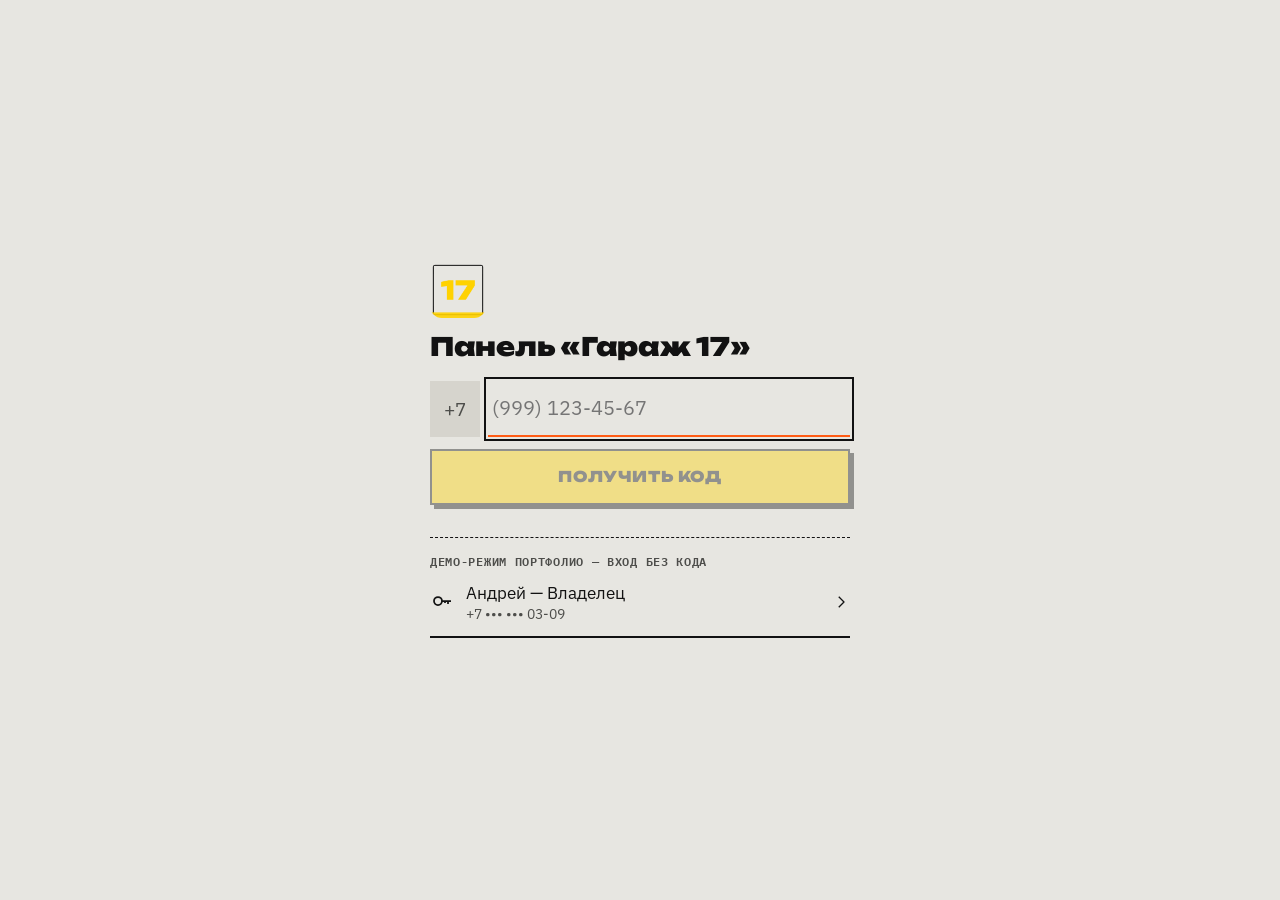
<file: garage17-autoservice/admin/index.html>
<!doctype html>
<html lang="ru" data-theme="signal">
  <head>
    <meta charset="UTF-8" />
    <meta name="viewport" content="width=device-width, initial-scale=1, viewport-fit=cover" />
    <meta name="mobile-web-app-capable" content="yes" />
    <meta name="apple-mobile-web-app-capable" content="yes" />
    <meta name="apple-mobile-web-app-status-bar-style" content="black-translucent" />
    <meta name="format-detection" content="telephone=no" />
    <title>Гараж 17 · Панель</title><meta name="description" content="Онлайн-запись в «Автосервис «Гараж 17»»"><meta name="theme-color" content="#E7E6E1"><meta name="apple-mobile-web-app-title" content="Гараж 17"><link rel="manifest" href="/garage17-autoservice/manifest/admin.webmanifest?v=mv2ydy9v"><link rel="icon" type="image/png" sizes="192x192" href="/garage17-autoservice/icons/admin/192.png?v=mv2ydy9v"><link rel="apple-touch-icon" sizes="180x180" href="/garage17-autoservice/icons/admin/180.png?v=mv2ydy9v">
    <script>window.__OKNO__=Object.assign({"slug":"garage17","theme":"SIGNAL","accent":"#FFD200","name":"Автосервис «Гараж 17»","shortName":"Гараж 17","niche":"AUTO","tz":"Asia/Yekaterinburg","demo":true},{app:(function(){var p=location.pathname.slice(21);return /^\/master(\/|$)/.test(p)?'master':/^\/admin(\/|$)/.test(p)?'admin':'client'})()})</script>
    <script type="module" crossorigin src="/garage17-autoservice/assets/index-DG1ZgBwk.js"></script>
    <link rel="stylesheet" crossorigin href="/garage17-autoservice/assets/index-D0xAatuv.css">
  </head>
  <body>
    <div id="root"></div>
    <noscript>Для записи нужен JavaScript. Позвоните в салон — запишем по телефону.</noscript>
  </body>
</html>
</file>
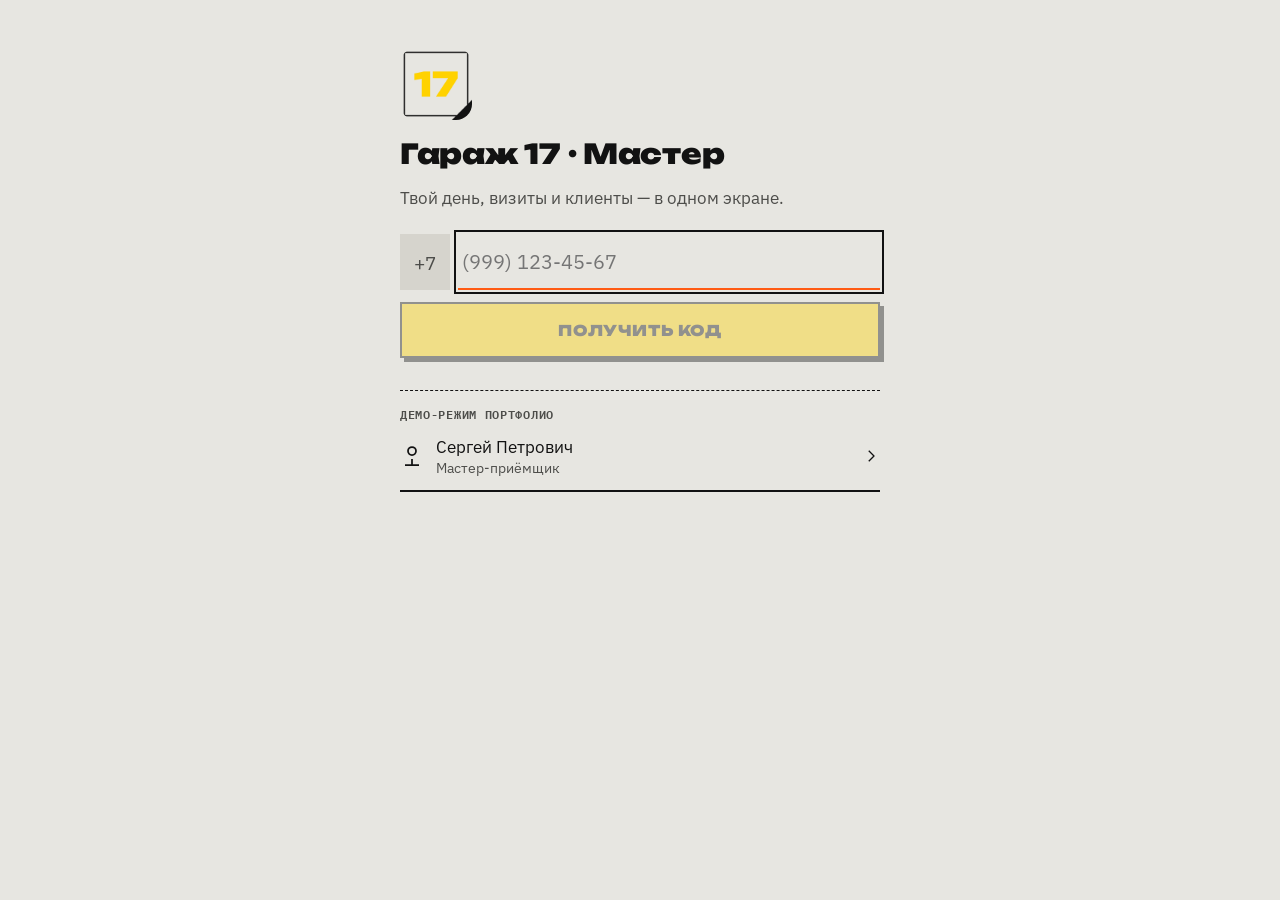
<file: garage17-autoservice/master/index.html>
<!doctype html>
<html lang="ru" data-theme="signal">
  <head>
    <meta charset="UTF-8" />
    <meta name="viewport" content="width=device-width, initial-scale=1, viewport-fit=cover" />
    <meta name="mobile-web-app-capable" content="yes" />
    <meta name="apple-mobile-web-app-capable" content="yes" />
    <meta name="apple-mobile-web-app-status-bar-style" content="black-translucent" />
    <meta name="format-detection" content="telephone=no" />
    <title>Гараж 17 · Мастер</title><meta name="description" content="Онлайн-запись в «Автосервис «Гараж 17»»"><meta name="theme-color" content="#E7E6E1"><meta name="apple-mobile-web-app-title" content="Гараж 17"><link rel="manifest" href="/garage17-autoservice/manifest/master.webmanifest?v=mv2ydy9v"><link rel="icon" type="image/png" sizes="192x192" href="/garage17-autoservice/icons/master/192.png?v=mv2ydy9v"><link rel="apple-touch-icon" sizes="180x180" href="/garage17-autoservice/icons/master/180.png?v=mv2ydy9v">
    <script>window.__OKNO__=Object.assign({"slug":"garage17","theme":"SIGNAL","accent":"#FFD200","name":"Автосервис «Гараж 17»","shortName":"Гараж 17","niche":"AUTO","tz":"Asia/Yekaterinburg","demo":true},{app:(function(){var p=location.pathname.slice(21);return /^\/master(\/|$)/.test(p)?'master':/^\/admin(\/|$)/.test(p)?'admin':'client'})()})</script>
    <script type="module" crossorigin src="/garage17-autoservice/assets/index-DG1ZgBwk.js"></script>
    <link rel="stylesheet" crossorigin href="/garage17-autoservice/assets/index-D0xAatuv.css">
  </head>
  <body>
    <div id="root"></div>
    <noscript>Для записи нужен JavaScript. Позвоните в салон — запишем по телефону.</noscript>
  </body>
</html>
</file>
<file: garage17-autoservice/assets/index-D0xAatuv.css>
:root{--k: 1;--gutter: 20px;--nav-h: 64px;--safe-top: env(safe-area-inset-top, 0px);--safe-bottom: env(safe-area-inset-bottom, 0px);--tap: 44px}@media(max-width:370px){:root{--k: .94}}@media(min-width:430px){:root{--k: 1.06}}[data-theme=masterskaya]{color-scheme:dark;--bg: #14110e;--surface: #1e1a16;--surface-2: #2a241e;--ink: #efe7da;--ink-2: #a89c8b;--ink-3: #6e6457;--rule: #3a3229;--accent: #c9a14a;--on-accent: #14110e;--mark: #d8573a;--ok: #7fb07a;--warn: #e0a84a;--alert: #e0573d;--grain: .06;--texture: .03;--radius-s: 2px;--radius-m: 4px;--radius-l: 8px;--radius-photo: 2px;--radius-button: 2px;--radius-chip: 2px;--radius-field: 0;--radius-sheet: 8px;--rule-w: 1px;--shadow-sheet: none;--font-display: "Alumni Sans", "Arial Narrow", sans-serif;--font-ui: "Golos Text", system-ui, sans-serif;--font-mono: "IBM Plex Mono", ui-monospace, monospace;--font-price: var(--font-mono);--font-label: var(--font-mono);--time-xl: 112px;--time-xl-w: 800;--time-xl-lh: .85;--time-xl-ls: -.02em;--time-xl-style: normal;--time-l: 56px;--time-l-w: 800;--time-l-style: normal;--time-m: 28px;--time-m-w: 700;--h1: 34px;--h1-w: 700;--h1-tt: uppercase;--h1-ls: .02em;--h1-style: normal;--h1-font: var(--font-display);--h2: 22px;--h2-w: 700;--h2-tt: uppercase;--h2-ls: .02em;--h2-style: normal;--h2-font: var(--font-display);--label: 11px;--label-w: 500;--label-tt: uppercase;--label-ls: .08em;--price: 18px;--price-w: 500;--caption-w: 500;--body-lh: 1.45;--spring-stiffness: 520;--spring-damping: 38;--spring-mass: 1.2;--dur: .26s;--ease: cubic-bezier(.2, .9, .1, 1);--cap: butt}[data-theme=zhurnal]{color-scheme:light;--bg: #f3eee7;--surface: #fbf8f3;--surface-2: #e8e1d7;--ink: #231d1a;--ink-2: #6b605a;--ink-3: #8e837b;--rule: #d9d0c4;--accent: #b4573a;--on-accent: #fbf8f3;--mark: #b4573a;--ok: #5e8c61;--warn: #c98a2e;--alert: #b83a3a;--grain: .03;--texture: .02;--radius-s: 0;--radius-m: 12px;--radius-l: 999px;--radius-photo: 999px;--radius-button: 999px;--radius-chip: 999px;--radius-field: 12px;--radius-sheet: 24px;--rule-w: 1px;--shadow-sheet: 0 -12px 40px rgba(35, 29, 26, .12);--font-display: "Cormorant Garamond", Georgia, serif;--font-ui: "Golos Text", system-ui, sans-serif;--font-mono: "Golos Text", system-ui, sans-serif;--font-price: "Cormorant Garamond", Georgia, serif;--font-label: "Golos Text", system-ui, sans-serif;--time-xl: 96px;--time-xl-w: 300;--time-xl-lh: .9;--time-xl-ls: -.01em;--time-xl-style: normal;--time-l: 52px;--time-l-w: 300;--time-l-style: italic;--time-m: 28px;--time-m-w: 400;--h1: 36px;--h1-w: 400;--h1-tt: none;--h1-ls: 0;--h1-style: normal;--h1-font: var(--font-display);--h2: 24px;--h2-w: 500;--h2-tt: none;--h2-ls: 0;--h2-style: italic;--h2-font: var(--font-display);--label: 12px;--label-w: 500;--label-tt: uppercase;--label-ls: .06em;--price: 18px;--price-w: 500;--caption-w: 400;--body-lh: 1.5;--spring-stiffness: 180;--spring-damping: 26;--spring-mass: 1;--dur: .44s;--ease: cubic-bezier(.25, .1, .25, 1);--cap: round}[data-theme=signal]{color-scheme:light;--bg: #e7e6e1;--surface: #f4f3ef;--surface-2: #d6d4cd;--ink: #121212;--ink-2: #4d4d4a;--ink-3: #6f6e69;--rule: #121212;--accent: #ffd200;--on-accent: #121212;--mark: #ff5b14;--ok: #1f9d55;--warn: #ff8a00;--alert: #e02424;--grain: .02;--texture: 0;--radius-s: 0;--radius-m: 0;--radius-l: 4px;--radius-photo: 0;--radius-button: 0;--radius-chip: 0;--radius-field: 0;--radius-sheet: 0;--rule-w: 2px;--shadow-sheet: none;--font-display: "Unbounded", "Arial Black", sans-serif;--font-ui: "IBM Plex Sans", system-ui, sans-serif;--font-mono: "IBM Plex Mono", ui-monospace, monospace;--font-price: var(--font-mono);--font-label: var(--font-mono);--time-xl: 72px;--time-xl-w: 900;--time-xl-lh: .9;--time-xl-ls: -.03em;--time-xl-style: normal;--time-l: 40px;--time-l-w: 900;--time-l-style: normal;--time-m: 22px;--time-m-w: 800;--h1: 26px;--h1-w: 800;--h1-tt: none;--h1-ls: -.01em;--h1-style: normal;--h1-font: var(--font-display);--h2: 18px;--h2-w: 800;--h2-tt: none;--h2-ls: 0;--h2-style: normal;--h2-font: var(--font-display);--label: 11px;--label-w: 600;--label-tt: uppercase;--label-ls: .06em;--price: 18px;--price-w: 600;--caption-w: 500;--body-lh: 1.45;--spring-stiffness: 700;--spring-damping: 45;--spring-mass: .8;--dur: .18s;--ease: cubic-bezier(.5, 0, 0, 1);--cap: butt}@media(prefers-color-scheme:dark){[data-theme=zhurnal]:not([data-scheme=light]){color-scheme:dark;--bg: #1c1714;--surface: #251f1b;--surface-2: #342b25;--ink: #efe6dc;--ink-2: #b3a597;--ink-3: #85786c;--rule: #3d342d;--accent: #d07a5c;--on-accent: #1c1714;--mark: #d07a5c;--shadow-sheet: 0 -12px 40px rgba(0, 0, 0, .5)}[data-theme=signal]:not([data-scheme=light]){color-scheme:dark;--bg: #161616;--surface: #202020;--surface-2: #2c2c2c;--ink: #f2f2ee;--ink-2: #b8b8b2;--ink-3: #8a8a85;--rule: #f2f2ee}}.dense{--time-xl: 56px;--time-l: 32px;--time-m: 18px;--h1: 24px;--h2: 16px;--gutter: 16px}*,*:before,*:after{box-sizing:border-box}html{-webkit-text-size-adjust:100%;text-size-adjust:100%;-webkit-tap-highlight-color:transparent}html,body{margin:0;background:var(--bg);color:var(--ink);font-family:var(--font-ui);font-size:calc(16px * var(--k));line-height:var(--body-lh);min-height:100%}html{overscroll-behavior-y:none}body{min-height:100dvh;font-feature-settings:"tnum" 0;-webkit-font-smoothing:antialiased}#root{min-height:100dvh}img{display:block;max-width:100%}button,input,textarea,select{font:inherit;color:inherit}button{background:none;border:0;padding:0;cursor:pointer;touch-action:manipulation}a{color:inherit}:focus{outline:none}:focus-visible{outline:2px solid var(--ink);outline-offset:2px}::selection{background:var(--accent);color:var(--on-accent)}.sr-only{position:absolute!important;width:1px;height:1px;overflow:hidden;clip:rect(0 0 0 0);white-space:nowrap}.num,.t-xl,.t-l,.t-m,.price{font-variant-numeric:tabular-nums;font-feature-settings:"tnum" 1}.t-xl{font-family:var(--font-display);font-size:min(calc(var(--time-xl) * var(--k)),30vw);font-weight:var(--time-xl-w);line-height:var(--time-xl-lh);letter-spacing:var(--time-xl-ls);font-style:var(--time-xl-style)}.t-l{font-family:var(--font-display);font-size:calc(var(--time-l) * var(--k));font-weight:var(--time-l-w);font-style:var(--time-l-style);line-height:.95}.t-m{font-family:var(--font-display);font-size:calc(var(--time-m) * var(--k));font-weight:var(--time-m-w);line-height:1}.h1{font-family:var(--h1-font);font-size:calc(var(--h1) * var(--k));font-weight:var(--h1-w);text-transform:var(--h1-tt);letter-spacing:var(--h1-ls);font-style:var(--h1-style);line-height:1.05;margin:0}.h2{font-family:var(--h2-font);font-size:calc(var(--h2) * var(--k));font-weight:var(--h2-w);text-transform:var(--h2-tt);letter-spacing:var(--h2-ls);font-style:var(--h2-style);line-height:1.1;margin:0}.label{font-family:var(--font-label);font-size:calc(var(--label) * var(--k));font-weight:var(--label-w);text-transform:var(--label-tt);letter-spacing:var(--label-ls);line-height:1.3;color:var(--ink-2)}.caption{font-size:calc(13px * var(--k));font-weight:var(--caption-w);color:var(--ink-2);line-height:1.35}.strong{font-weight:600}.price{font-family:var(--font-price);font-size:calc(var(--price) * var(--k));font-weight:var(--price-w);white-space:nowrap}.muted{color:var(--ink-2)}.faint{color:var(--ink-3)}.accent-text{color:var(--accent)}[data-theme=signal] .accent-text{color:var(--ink);background:var(--accent);padding:0 4px}[data-theme=zhurnal] em,[data-theme=zhurnal] .em{font-family:var(--font-display);font-style:italic;font-size:1.15em}.clamp2{display:-webkit-box;-webkit-line-clamp:2;-webkit-box-orient:vertical;overflow:hidden}.screen{min-height:100dvh;padding-top:var(--safe-top);padding-bottom:calc(var(--nav-h) + var(--safe-bottom) + 24px);position:relative}.screen.no-nav{padding-bottom:calc(var(--safe-bottom) + 24px)}.pad{padding-left:var(--gutter);padding-right:var(--gutter)}.stack>*+*{margin-top:12px}.row{display:flex;align-items:center;gap:12px}.between{justify-content:space-between}.grow{flex:1;min-width:0}.block{margin-top:calc(56px * var(--k))}.block-s{margin-top:32px}.hscroll{display:flex;gap:12px;overflow-x:auto;scroll-snap-type:x proximity;padding:0 var(--gutter);scrollbar-width:none;-webkit-overflow-scrolling:touch}.hscroll::-webkit-scrollbar{display:none}.hscroll>*{scroll-snap-align:start;flex-shrink:0}.section-label{display:flex;align-items:baseline;gap:8px;margin-bottom:16px}.section-label .no{color:var(--accent)}[data-theme=signal] .section-label .no{background:var(--ink);color:var(--accent);padding:1px 5px}.rule{border:0;border-top:var(--rule-w) solid var(--rule);margin:0}.list-row{display:flex;align-items:center;gap:12px;min-height:60px;padding:12px 0;border-bottom:var(--rule-w) solid var(--rule);width:100%;text-align:left}[data-theme=zhurnal] .list-row{margin:0 calc(var(--gutter) * -1);padding-left:var(--gutter);padding-right:var(--gutter);width:calc(100% + var(--gutter) * 2)}.brass-rule{position:relative;height:1px;background:var(--accent);opacity:.7;margin:0 var(--gutter)}.brass-rule:before,.brass-rule:after{content:"";position:absolute;top:-3px;width:7px;height:7px;border-radius:50%;background:var(--accent);box-shadow:inset -1px -1px #00000059}.brass-rule:before{left:0}.brass-rule:after{right:0}.btn{position:relative;display:inline-flex;align-items:center;justify-content:center;gap:8px;min-height:56px;padding:0 24px;border-radius:var(--radius-button);background:var(--accent);color:var(--on-accent);font-weight:600;font-size:calc(16px * var(--k));transition:transform .12s var(--ease),filter .12s;user-select:none;-webkit-user-select:none;white-space:nowrap}.btn:active{transform:scale(.97);filter:brightness(.96)}.btn[disabled]{opacity:.4;pointer-events:none}.btn.full{width:100%}.btn.small{min-height:44px;padding:0 16px;font-size:calc(14px * var(--k))}[data-theme=signal] .btn{border:2px solid #121212;text-transform:uppercase;letter-spacing:.04em;font-family:var(--font-display);font-weight:800;font-size:calc(14px * var(--k));box-shadow:4px 4px #121212}[data-theme=signal] .btn:active{box-shadow:1px 1px #121212;transform:translate(3px,3px)}.btn-2{background:transparent;color:var(--ink);border:1px solid var(--ink-2)}[data-theme=zhurnal] .btn-2{border:0;text-decoration:underline;text-underline-offset:4px;text-decoration-thickness:1px;padding:0 8px}[data-theme=signal] .btn-2{background:#fff;color:#121212;border:2px solid #121212;box-shadow:none}.btn-ghost{background:transparent;color:var(--ink);min-height:var(--tap);padding:0 12px}[data-theme=signal] .btn-ghost{border:0;box-shadow:none}.btn-danger{background:transparent;color:var(--alert);border:1px solid var(--alert)}[data-theme=signal] .btn-danger{box-shadow:none;border:2px solid var(--alert)}.icon-btn{width:var(--tap);height:var(--tap);display:inline-grid;place-items:center;border-radius:var(--radius-s);color:var(--ink);flex-shrink:0}.icon-btn:active{transform:scale(.94)}.link{color:var(--ink);text-decoration:underline;text-underline-offset:3px;text-decoration-color:var(--ink-3);min-height:var(--tap);display:inline-flex;align-items:center}.chip{display:inline-flex;align-items:center;gap:6px;height:36px;padding:0 14px;border-radius:var(--radius-chip);border:1px solid var(--rule);background:transparent;color:var(--ink);font-size:calc(14px * var(--k));white-space:nowrap}[data-theme=signal] .chip{border:2px solid var(--ink)}.chip[aria-pressed=true],.chip.on{background:var(--ink);color:var(--bg);border-color:var(--ink)}.badge{display:inline-flex;align-items:center;height:20px;padding:0 6px;border:1px solid currentColor;font-family:var(--font-label);font-size:10px;letter-spacing:.06em;text-transform:uppercase;color:var(--accent);border-radius:var(--radius-s);white-space:nowrap}[data-theme=signal] .badge{color:var(--ink);background:var(--accent);border:2px solid var(--ink)}.field{display:block}.field .label{display:block;margin-bottom:6px}.input{width:100%;height:56px;padding:0 4px;border:0;border-bottom:1px solid var(--ink-3);background:transparent;font-size:calc(18px * var(--k));border-radius:0}textarea.input{height:auto;min-height:96px;padding:12px 4px;resize:vertical;line-height:1.4}.input:focus{border-bottom:2px solid var(--accent)}[data-theme=signal] .input{border-bottom:2px solid var(--ink)}[data-theme=signal] .input:focus{border-bottom-color:var(--mark)}[data-theme=zhurnal] .input{border:1px solid var(--rule);border-radius:var(--radius-field);padding:0 16px;background:var(--surface)}[data-theme=zhurnal] textarea.input{padding:12px 16px}[data-theme=zhurnal] .input:focus{border:2px solid var(--accent)}.input.error{border-color:var(--alert)}.field-error{color:var(--alert);font-size:13px;margin-top:6px}.phone-field{display:flex;align-items:stretch;gap:8px}.phone-field .prefix{display:grid;place-items:center;padding:0 14px;background:var(--surface-2);color:var(--ink-2);font-size:calc(18px * var(--k));border-radius:var(--radius-field);font-variant-numeric:tabular-nums}.switch{position:relative;width:52px;height:32px;border-radius:999px;background:var(--surface-2);flex-shrink:0;transition:background var(--dur) var(--ease)}.switch:after{content:"";position:absolute;top:3px;left:3px;width:26px;height:26px;border-radius:50%;background:var(--ink);transition:transform var(--dur) var(--ease)}.switch[aria-checked=true]{background:var(--accent)}.switch[aria-checked=true]:after{transform:translate(20px);background:var(--on-accent)}[data-theme=signal] .switch,[data-theme=signal] .switch:after{border-radius:0}[data-theme=signal] .switch{border:2px solid var(--ink)}[data-theme=signal] .switch:after{top:2px;left:2px;width:24px;height:24px}.surface{background:var(--surface);border-radius:var(--radius-m)}[data-theme=masterskaya] .raised{background:var(--surface);border-top:1px solid rgba(201,161,74,.55);border-radius:var(--radius-m)}[data-theme=zhurnal] .raised{border:1px solid var(--ink)}[data-theme=signal] .raised{background:var(--accent);color:#121212;--ink: #121212;--ink-2: #2b2b2b;--ink-3: #4a4a4a;--rule: #121212}.hazard{background:repeating-linear-gradient(45deg,#ffd200 0 10px,#121212 10px 20px)}.skeleton{background:var(--surface-2);border-radius:var(--radius-s);animation:sk 1.6s ease-in-out infinite}@keyframes sk{0%,to{opacity:.5}50%{opacity:.8}}.photo{position:relative;overflow:hidden;background:var(--surface-2);border-radius:var(--radius-photo)}.photo img{width:100%;height:100%;object-fit:cover;transition:opacity .3s}.photo:after{content:"";position:absolute;inset:0;pointer-events:none;opacity:calc(var(--grain) * 6);mix-blend-mode:overlay;background-image:url("data:image/svg+xml;utf8,<svg xmlns='http://www.w3.org/2000/svg' width='160' height='160'><filter id='n'><feTurbulence type='fractalNoise' baseFrequency='0.9' numOctaves='2' stitchTiles='stitch'/><feColorMatrix values='0 0 0 0 0.5 0 0 0 0 0.5 0 0 0 0 0.5 0 0 0 1 0'/></filter><rect width='100%' height='100%' filter='url(%23n)'/></svg>")}[data-theme=masterskaya] .photo img{filter:sepia(.18) saturate(.9) contrast(1.04)}[data-theme=signal] .photo img{filter:contrast(1.12) saturate(1.05)}.bg-texture:before{content:"";position:fixed;inset:0;pointer-events:none;z-index:0;opacity:var(--texture);background-image:url("data:image/svg+xml;utf8,<svg xmlns='http://www.w3.org/2000/svg' width='220' height='220'><filter id='p'><feTurbulence type='fractalNoise' baseFrequency='0.65' numOctaves='3'/></filter><rect width='100%' height='100%' filter='url(%23p)'/></svg>")}.bottom-nav{position:fixed;left:0;right:0;bottom:0;z-index:40;height:calc(var(--nav-h) + var(--safe-bottom));padding-bottom:var(--safe-bottom);background:var(--bg);border-top:var(--rule-w) solid var(--rule);display:grid;grid-template-columns:1fr 1fr 1.2fr 1fr 1fr;align-items:stretch}.bottom-nav a{display:flex;flex-direction:column;align-items:center;justify-content:center;gap:2px;text-decoration:none;color:var(--ink-3);font-size:11px;position:relative}.bottom-nav a.active{color:var(--ink)}.bottom-nav .dot{position:absolute;top:10px;right:calc(50% - 16px);width:8px;height:8px;border-radius:50%;background:var(--mark);border:2px solid var(--bg)}.toast-wrap{position:fixed;top:calc(var(--safe-top) + 8px);left:12px;right:12px;z-index:100;display:flex;flex-direction:column;gap:8px;pointer-events:none;max-width:480px;margin:0 auto}.toast{pointer-events:auto;background:var(--surface);color:var(--ink);padding:14px 16px 18px;font-size:15px;position:relative;box-shadow:0 8px 24px #00000040}[data-theme=masterskaya] .toast,[data-theme=signal] .toast{--tooth: 8px;-webkit-mask:conic-gradient(from 135deg at bottom,#0000,#000 1deg 89deg,#0000 90deg) bottom / var(--tooth) 51% repeat-x,linear-gradient(#000 0 0) top / 100% calc(100% - var(--tooth) / 2 + .5px) no-repeat;mask:conic-gradient(from 135deg at bottom,#0000,#000 1deg 89deg,#0000 90deg) bottom / var(--tooth) 51% repeat-x,linear-gradient(#000 0 0) top / 100% calc(100% - var(--tooth) / 2 + .5px) no-repeat}[data-theme=signal] .toast{background:#fff;border-left:6px solid var(--accent)}[data-theme=zhurnal] .toast{border:1px solid var(--ink);border-radius:0;box-shadow:none;padding-bottom:14px}.toast.error{border-left:4px solid var(--alert)}.banner{position:fixed;left:12px;right:12px;bottom:calc(var(--nav-h) + var(--safe-bottom) + 12px);z-index:60;background:var(--ink);color:var(--bg);padding:12px 16px;display:flex;align-items:center;gap:12px;border-radius:var(--radius-m);max-width:480px;margin:0 auto;font-size:14px}.banner button{color:var(--accent);font-weight:600;min-height:var(--tap)}[data-theme=signal] .banner button{color:var(--accent)}.empty{padding:40px var(--gutter);display:flex;flex-direction:column;align-items:flex-start;gap:16px}.empty svg{color:var(--mark)}@media(prefers-reduced-motion:reduce){*,*:before,*:after{animation-duration:.01ms!important;animation-iteration-count:1!important;transition-duration:.15s!important}}.mobile-frame{max-width:520px;margin:0 auto;position:relative;min-height:100dvh}@media(min-width:600px){.mobile-frame .bottom-nav{max-width:520px;margin:0 auto}}.btn.small{white-space:normal;text-align:center;line-height:1.15;min-width:0;padding:0 10px}#root{overflow-x:clip}.ribbon-scroll{overflow-x:auto;overflow-y:hidden;scroll-snap-type:x mandatory;scrollbar-width:none;-webkit-overflow-scrolling:touch;border-top:var(--rule-w) solid var(--rule);border-bottom:var(--rule-w) solid var(--rule)}.ribbon-scroll::-webkit-scrollbar{display:none}.ribbon-busy{position:absolute;top:18px;bottom:24px;background:repeating-linear-gradient(135deg,var(--surface-2) 0 2px,transparent 2px 7px);opacity:.9}.ribbon-slot{position:absolute;bottom:24px;width:18px;height:80px;display:flex;align-items:flex-end;justify-content:center;transform-origin:bottom}.ribbon-tooth{display:block;width:4px;border-radius:var(--radius-s);transition:height .16s var(--ease),background .16s}[data-theme=signal] .ribbon-tooth{width:6px}.ribbon-snap{position:absolute;top:0;width:1px;height:1px;scroll-snap-align:center;scroll-snap-stop:always}.ribbon-pointer{position:absolute;left:50%;top:-10px;bottom:-2px;width:2px;margin-left:-1px;background:var(--mark);z-index:2;pointer-events:none}.ribbon-pointer:before{content:"";position:absolute;top:0;left:-5px;border:6px solid transparent;border-top:8px solid var(--mark)}.day-cell{position:relative;width:52px;min-height:82px;display:flex;flex-direction:column;align-items:center;justify-content:space-between;padding:8px 0 6px}.day-cell[aria-disabled=true]{opacity:.55}.day-mark{position:absolute;inset:0;pointer-events:none}[data-theme=masterskaya] .day-mark{border:1px solid var(--accent);border-radius:var(--radius-s);box-shadow:inset 0 1px #c9a14a66}[data-theme=zhurnal] .day-mark{inset:auto 4px 24px;height:22px;background:var(--accent);opacity:.22;border-radius:40% 60% 55% 45%/60% 40%;transform:rotate(-4deg)}[data-theme=signal] .day-mark{background:var(--accent);border:2px solid #121212}[data-theme=signal] .day-cell.on{color:#121212}.barcode{position:relative;display:flex;align-items:flex-end;gap:2px;height:14px}.barcode>span:not(.caption){display:block;width:2px;background:var(--ink)}.ticket{position:relative;background:var(--accent);color:var(--on-accent);--tc: var(--on-accent);border-radius:var(--radius-l);overflow:hidden}.ticket .ticket-ink{color:var(--tc)}.ticket .label.ticket-ink{opacity:.8}.ticket-top{padding:22px 20px 20px}.ticket-tear{position:relative;height:0;border-top:2px dashed currentColor;opacity:.4;margin:0 18px}.ticket-tear:before,.ticket-tear:after{content:"";position:absolute;top:-13px;width:24px;height:24px;border-radius:50%;background:var(--bg);opacity:1}.ticket-tear:before{left:-32px}.ticket-tear:after{right:-32px}.ticket-stub{padding:14px 20px 18px}.ticket-masterskaya{background:linear-gradient(180deg,#d4ae5c 0%,var(--accent) 38%,#b08a3a 100%);box-shadow:inset 0 1px #ffffff59,inset 0 -2px #00000040;--tc: #1a140d}.ticket-masterskaya .t-xl{text-shadow:0 1px 0 rgba(255,255,255,.35),0 -1px 0 rgba(0,0,0,.35)}.ticket-masterskaya:before,.ticket-masterskaya:after{content:"";position:absolute;top:12px;width:8px;height:8px;border-radius:50%;background:#6d5520;box-shadow:inset 1px 1px #fff6}.ticket-masterskaya:before{left:12px}.ticket-masterskaya:after{right:12px}.ticket-zhurnal{background:var(--surface);--tc: var(--ink);outline:1px solid var(--ink);outline-offset:-8px;border-radius:0}.ticket-zhurnal .t-xl{color:var(--accent)}.ticket-signal{border:2px solid #121212;border-radius:0;--tc: #121212;box-shadow:6px 6px #121212}.ticket.draft{background:transparent!important;--tc: var(--ink);border:2px dashed var(--ink-3);box-shadow:none;outline:none}.ticket.draft:before,.ticket.draft:after{display:none}.nav-book{display:flex;align-items:center;justify-content:center;text-decoration:none;position:relative}.nav-book .shape{display:grid;place-items:center;color:var(--on-accent);background:var(--accent);font-weight:700;text-transform:uppercase;font-size:11px;letter-spacing:.06em}[data-theme=masterskaya] .nav-book .shape{width:64px;height:58px;margin-top:-10px;font-size:10px;letter-spacing:.08em;border-radius:2px;box-shadow:inset 0 1px #ffffff59,0 -1px 0 var(--rule);font-family:var(--font-mono)}[data-theme=zhurnal] .nav-book .shape{width:64px;height:64px;border-radius:50%;margin-top:-16px;position:relative}[data-theme=signal] .nav-book .shape{width:76px;height:52px;margin-top:-10px;border:2px solid #121212;color:#121212;font-family:var(--font-display);font-weight:900;box-shadow:3px 3px #121212}.circle-text{position:absolute;inset:-2px;animation:spin 18s linear infinite}@keyframes spin{to{transform:rotate(360deg)}}.menu-row{display:flex;align-items:flex-start;gap:10px;width:100%;text-align:left;min-height:60px;padding:12px 0;border-bottom:var(--rule-w) solid var(--rule)}.menu-row .name{font-weight:600}.menu-row .leader{flex:1;min-width:16px;align-self:flex-start;margin-top:1.05em;height:0;border-bottom:2px dotted var(--ink-3);position:relative}[data-theme=signal] .menu-row .leader{border-bottom:2px dashed var(--ink-3)}.menu-row .leader .fill{position:absolute;left:0;top:0;height:2px;margin-top:0;background:var(--accent);transform-origin:left}[data-theme=signal] .menu-row .leader .fill{background:var(--ink)}.menu-row.on .price{color:var(--accent)}[data-theme=signal] .menu-row.on .price{color:#121212;background:var(--accent);padding:0 4px}.menu-row .sel{width:24px;flex-shrink:0;margin-top:2px}.sheet-grip{margin:0 auto;width:36px;height:4px;border-radius:2px;background:var(--ink-3)}[data-theme=masterskaya] .sheet-grip{width:28px;height:2px;background:var(--accent)}[data-theme=signal] .sheet{border-top:4px solid #121212}[data-theme=signal] .sheet-grip{display:none}.mini-map{position:relative;display:block;overflow:hidden;background:var(--surface-2);border-radius:var(--radius-m)}.mini-map img{filter:grayscale(1) sepia(.35) contrast(.95) brightness(1.02)}[data-theme=masterskaya] .mini-map img{filter:grayscale(1) sepia(.5) invert(.88) contrast(.9) brightness(.85)}[data-theme=signal] .mini-map img{filter:grayscale(1) contrast(1.15)}.map-pin{position:absolute;left:50%;top:50%;width:18px;height:18px;margin:-18px 0 0 -9px;background:var(--accent);border:2px solid var(--ink);border-radius:50% 50% 50% 0;transform:rotate(-45deg)}[data-theme=signal] .map-pin{border-radius:0;transform:none;border-color:#121212}.map-attr{position:absolute;right:4px;bottom:2px;font-size:9px;color:#444;background:#ffffffb3;padding:0 3px}[data-theme=masterskaya] .blink-colon{animation:colon 2s steps(1) infinite}@keyframes colon{0%,60%{opacity:1}61%,80%{opacity:.3}}.caret{display:inline-block;width:2px;height:28px;background:var(--accent);animation:caret 1s steps(1) infinite}@keyframes caret{50%{opacity:0}}.breathe:after{content:"";position:fixed;inset:0;pointer-events:none;background:var(--accent);animation:breathe 4s ease-in-out infinite;z-index:0}@keyframes breathe{0%,to{opacity:0}50%{opacity:.08}}.hero{position:relative;padding-top:calc(var(--safe-top) + 8px)}.hero-bg{position:absolute;inset:0 0 auto;height:260px;z-index:0;overflow:hidden}.hero-bg img{width:100%;height:100%;object-fit:cover}.hero-bg:after{content:"";position:absolute;inset:0;background:linear-gradient(180deg,rgba(20,17,14,.7) 0%,rgba(20,17,14,.82) 55%,var(--bg) 100%)}.hero>*:not(.hero-bg){position:relative;z-index:1}.stack-tickets{position:relative}.stack-edge{height:16px;margin:0 12px;border-bottom-left-radius:var(--radius-m);border-bottom-right-radius:var(--radius-m);display:flex;align-items:center;padding:0 12px;font-size:11px;font-family:var(--font-label);letter-spacing:.06em;text-transform:uppercase;background:var(--accent);color:var(--on-accent);opacity:.75}.stack-edge:nth-child(3){margin:0 24px;opacity:.5}.stamp-cell{aspect-ratio:1;border-radius:50%;display:grid;place-items:center;position:relative}[data-theme=masterskaya] .stamp-cell{background:radial-gradient(circle at 40% 35%,#2a241e,#1a1612);box-shadow:inset 2px 2px 4px #0009,inset -1px -1px 2px #ffffff0d}[data-theme=zhurnal] .stamp-cell{border:1px solid var(--rule)}[data-theme=signal] .stamp-cell{border-radius:0;border:2px solid var(--ink)}.stamp-cell.gift{border:2px dashed var(--ink-3);background:none;box-shadow:none}.stamp-ink{width:78%;height:78%;border-radius:50%;display:grid;place-items:center;color:var(--on-accent);background:var(--accent)}[data-theme=masterskaya] .stamp-ink{background:radial-gradient(circle at 35% 30%,#f0d68f,var(--accent) 45%,#7f6223);box-shadow:0 1px 2px #0009}[data-theme=zhurnal] .stamp-ink{background:none;border:3px solid var(--accent);color:var(--accent);-webkit-mask:radial-gradient(circle,#000 60%,transparent 61%),url("data:image/svg+xml;utf8,<svg xmlns='http://www.w3.org/2000/svg' width='40' height='40'><filter id='n'><feTurbulence baseFrequency='0.9'/></filter><rect width='40' height='40' filter='url(%23n)'/></svg>")}.st-strip{width:4px;align-self:stretch;flex-shrink:0}.st-PENDING_PAYMENT{--st: var(--warn)}.st-CONFIRMED{--st: var(--ink-3)}.st-CLIENT_CONFIRMED{--st: var(--ok)}.st-ARRIVED{--st: var(--accent)}.st-COMPLETED{--st: var(--ink-3)}.st-NO_SHOW{--st: var(--alert)}.st-CANCELLED_CLIENT,.st-CANCELLED_SALON{--st: var(--ink-3)}.st-late{--st: var(--warn)}.steps{display:flex;gap:6px}.steps span{flex:1;height:3px;background:var(--surface-2)}.steps span.on{background:var(--accent)}[data-theme=signal] .steps span{height:22px;flex:0 0 26px;display:grid;place-items:center;font-family:var(--font-display);font-size:11px;font-weight:900;border:2px solid #121212;background:transparent;color:var(--ink)}[data-theme=signal] .steps span.on{background:var(--accent);color:#121212}[data-theme=masterskaya] .steps span{height:14px;flex:0 0 3px;background:var(--rule)}[data-theme=masterskaya] .steps span.on{background:var(--accent)}.hold-timer{position:fixed;top:0;left:0;right:0;height:2px;z-index:50;background:transparent}.hold-timer>div{height:100%;background:var(--accent);transform-origin:left}.hold-timer.warn>div{background:var(--warn)}.visit-bar{position:fixed;left:0;right:0;bottom:0;z-index:45;background:var(--bg);border-top:var(--rule-w) solid var(--rule);padding:10px var(--gutter) calc(10px + var(--safe-bottom));max-width:520px;margin:0 auto}[data-theme=signal] .numbered{counter-reset:row}[data-theme=signal] .numbered>.menu-row:before{counter-increment:row;content:counter(row,decimal-leading-zero);font-family:var(--font-mono);font-size:12px;font-weight:600;color:var(--ink-3);width:22px;margin-top:3px}.works-grid{display:grid;grid-template-columns:repeat(3,1fr);gap:1px;background:var(--rule);border-top:1px solid var(--rule);border-bottom:1px solid var(--rule)}.works-grid .photo{border-radius:0;aspect-ratio:1}.portrait{width:120px;text-align:left}.portrait .photo{width:120px;height:160px}.portrait .nm{position:absolute;left:8px;bottom:6px;color:#fff;font-family:var(--font-display);font-size:26px;font-weight:800;text-transform:uppercase;text-shadow:0 1px 8px rgba(0,0,0,.6);z-index:2;line-height:1}[data-theme=zhurnal] .portrait{width:104px;margin-right:-18px;text-align:center}[data-theme=zhurnal] .portrait .photo{width:104px;height:104px;border-radius:50%;border:3px solid var(--bg)}[data-theme=zhurnal] .portrait .nm{position:static;color:var(--ink);font-style:italic;font-weight:500;text-transform:none;text-shadow:none;font-size:20px;margin-top:6px}[data-theme=signal] .portrait .photo{width:120px;height:120px}[data-theme=signal] .portrait .nm{font-size:16px;color:#121212;text-shadow:none;background:var(--accent);padding:2px 4px}.post-no{position:absolute;top:0;right:0;background:#121212;color:var(--accent);font-family:var(--font-display);font-weight:900;font-size:14px;padding:2px 6px;z-index:2}.admin{display:grid;grid-template-columns:232px 1fr;min-height:100dvh}.admin-side{border-right:var(--rule-w) solid var(--rule);padding:16px 12px;position:sticky;top:0;height:100dvh;overflow-y:auto;display:flex;flex-direction:column;gap:2px}.admin-side a{display:flex;align-items:center;gap:10px;padding:8px 10px;text-decoration:none;color:var(--ink-2);border-radius:var(--radius-s);font-size:14px}.admin-side a.active{color:var(--ink);background:var(--surface);box-shadow:inset 2px 0 0 var(--accent)}.admin-main{min-width:0}.admin-top{position:sticky;top:0;z-index:20;background:var(--bg);border-bottom:var(--rule-w) solid var(--rule);height:56px;display:flex;align-items:center;gap:12px;padding:0 16px}.admin-page{padding:20px 24px 40px}.table{width:100%;border-collapse:collapse;font-size:14px}.table th{text-align:left;font-family:var(--font-label);font-size:11px;font-weight:500;text-transform:uppercase;letter-spacing:.06em;color:var(--ink-2);padding:8px 10px;border-bottom:var(--rule-w) solid var(--rule);white-space:nowrap}.table td{padding:10px;border-bottom:1px solid var(--rule);vertical-align:top}.table tr.click:hover td{background:var(--surface);cursor:pointer}.input.sm,select.input.sm{height:40px;font-size:14px}.side-panel{position:fixed;top:0;right:0;bottom:0;width:420px;max-width:100vw;background:var(--surface);border-left:var(--rule-w) solid var(--rule);z-index:70;overflow-y:auto;padding:16px 20px 40px}@media(max-width:1023px){.admin{grid-template-columns:1fr}.admin-side{display:none}}@media print{.admin-side,.admin-top,.no-print{display:none!important}.admin{display:block}body{background:#fff;color:#000}}.hold-block{background:repeating-linear-gradient(135deg,transparent 0 6px,color-mix(in srgb,var(--accent) 35%,transparent) 6px 8px);background-size:22px 22px;border:1px dashed var(--accent);opacity:.85;animation:hold-move 1.2s linear infinite;pointer-events:none;z-index:1}@keyframes hold-move{to{background-position:22px 0}}.pulse-new{animation:pulse-new 1s ease-in-out 3}@keyframes pulse-new{50%{box-shadow:0 0 0 3px var(--accent)}}.print-only{display:none}@media print{.print-only{display:block;color:#000}.journal{display:none}}.masters-grid{display:grid;grid-template-columns:1fr 1fr;gap:16px}@media(min-width:1024px){:root{--desk-w: 1200px;--desk-pad: 48px}.client-shell.desk{max-width:none;--nav-h: 0px;--gutter: 0px}.desk-header{position:sticky;top:0;z-index:50;background:color-mix(in srgb,var(--bg) 92%,transparent);backdrop-filter:blur(10px);-webkit-backdrop-filter:blur(10px);border-bottom:var(--rule-w) solid var(--rule)}.desk-header-in{max-width:calc(var(--desk-w) + var(--desk-pad) * 2);margin:0 auto;padding:0 var(--desk-pad);height:76px;display:flex;align-items:center;gap:32px}.desk-brand{display:flex;align-items:center;gap:12px;text-decoration:none;min-width:0}.desk-brand img{flex-shrink:0}.desk-links{display:flex;gap:28px;margin-left:auto}.desk-links a{position:relative;text-decoration:none;color:var(--ink-2);font-weight:500;padding:6px 0;transition:color .15s}.desk-links a:hover,.desk-links a.active{color:var(--ink)}.desk-links .desk-underline{position:absolute;left:0;right:0;bottom:-4px;height:6px;display:block}.desk-links .dot{position:absolute;top:2px;right:-10px;width:7px;height:7px;border-radius:50%;background:var(--mark)}.desk-phone{display:inline-flex;align-items:center;gap:6px;text-decoration:none;color:var(--ink);white-space:nowrap}.desk-header .btn{min-height:46px;padding:0 22px}[data-theme=signal] .desk-header{background:var(--bg);border-bottom:2px solid var(--ink)}.client-shell.desk .screen{max-width:960px;margin:0 auto;padding-left:var(--desk-pad);padding-right:var(--desk-pad);box-sizing:content-box;min-height:calc(100dvh - 77px)}.client-shell.desk .screen.no-nav{max-width:720px}.client-shell.desk .screen.home-desk{max-width:none;padding:0}.client-shell.desk .visit-bar{max-width:720px;padding-left:24px;padding-right:24px;border-left:var(--rule-w) solid var(--rule);border-right:var(--rule-w) solid var(--rule)}.client-shell.desk .hscroll{padding:0}.client-shell.desk .masters-grid{grid-template-columns:repeat(4,1fr);gap:28px}.client-shell.desk .h1{font-size:calc(var(--h1) * 1.35)}.desk-hero{max-width:calc(var(--desk-w) + var(--desk-pad) * 2);margin:0 auto;padding:56px var(--desk-pad) 24px;display:grid;grid-template-columns:minmax(0,5fr) minmax(0,6fr);gap:64px;align-items:stretch;min-height:min(calc(100dvh - 77px),760px)}.desk-hero-text{display:flex;flex-direction:column;justify-content:center;min-width:0}.desk-title{margin:14px 0 0;font-family:var(--h1-font);font-weight:var(--h1-w);font-style:var(--h1-style);text-transform:var(--h1-tt);letter-spacing:var(--h1-ls);font-size:clamp(48px,5.4vw,84px);line-height:.95}.desk-hero-signal .desk-title{font-size:clamp(40px,4.4vw,68px)}.desk-lead{margin:20px 0 0;max-width:30em;font-size:18px;line-height:1.5;color:var(--ink-2)}.desk-hero-slot{margin-top:28px}.desk-hero-slot>section{padding:0!important;margin:0}.desk-hero-slot .t-xl{font-size:clamp(96px,9vw,150px)}.desk-hero-slot .brass-rule{display:none}.desk-hero-slot>section>.raised{padding-left:20px!important;padding-right:20px!important}.desk-hero-slot .row .btn.grow{flex:0 1 320px}.desk-hero-media{position:relative;min-height:480px}.desk-hero-media .photo{position:absolute;inset:0;border-radius:var(--radius-l)}.desk-hero-zhurnal .desk-hero-media .photo{border-radius:400px 400px 0 0}.desk-hero-signal .desk-hero-media .photo{border-radius:0;border:3px solid #121212;box-shadow:10px 10px #121212}.desk-rating{position:absolute;left:-28px;bottom:36px;display:flex;align-items:center;gap:14px;padding:16px 20px;background:var(--surface);color:var(--ink);text-decoration:none;border-radius:var(--radius-m);box-shadow:0 16px 40px #00000040;z-index:2}.desk-rating .caption{line-height:1.4}[data-theme=zhurnal] .desk-rating{border:1px solid var(--ink);box-shadow:none;border-radius:0}[data-theme=signal] .desk-rating{background:var(--accent);color:#121212;border:2px solid #121212;border-radius:0;box-shadow:4px 4px #121212}[data-theme=signal] .desk-rating .caption{color:#121212}.desk-wrap{max-width:var(--desk-w);margin:0 auto;padding:0 var(--desk-pad) 40px}.desk-wrap .pad{padding-left:0;padding-right:0}.desk-wrap .block{margin-top:96px}.desk-wrap .section-label{padding-bottom:14px;margin-bottom:28px;border-bottom:var(--rule-w) solid var(--rule)}.desk-wrap .section-label .label{font-size:14px}.desk-wrap .section-label .label:after{content:""}.desk-wrap .quick-list>*{width:360px!important}.desk-wrap .chip-list{flex-wrap:wrap}.desk-wrap .win-list{display:grid;grid-template-columns:repeat(5,1fr);gap:0 28px;overflow:visible}.desk-wrap .win-list>button{width:auto!important;padding:16px 0!important;transition:background .15s}.desk-wrap .win-list>button:hover .t-m{color:var(--accent)}.desk-wrap .win-list .t-m{font-size:calc(var(--time-m) * 1.25);transition:color .15s}.desk-wrap .masters-list{display:grid;grid-template-columns:repeat(auto-fill,minmax(180px,1fr));gap:28px!important;overflow:visible}.desk-wrap .masters-list .portrait,.desk-wrap .masters-list .portrait .photo{width:100%!important;margin-right:0}.desk-wrap .masters-list .portrait .photo{height:auto;aspect-ratio:3 / 4}[data-theme=zhurnal] .desk-wrap .masters-list .portrait .photo,[data-theme=signal] .desk-wrap .masters-list .portrait .photo{aspect-ratio:1}.desk-wrap .masters-list .portrait{transition:transform .2s var(--ease)}.desk-wrap .masters-list .portrait:hover{transform:translateY(-4px)}.desk-wrap .masters-list .portrait:last-child{min-height:0!important}.desk-wrap .svc-cats{display:grid;grid-template-columns:1fr 1fr;gap:8px 56px;align-items:start}.desk-wrap .menu-row:hover .name{color:var(--accent)}.desk-wrap .works-grid{grid-template-columns:repeat(4,1fr);gap:12px;background:none;border:0}.desk-wrap .works-grid>button:first-child{grid-column:span 2;grid-row:span 2}.desk-wrap .works-grid .photo{border-radius:var(--radius-photo);height:100%}.desk-wrap .works-grid .photo img{transition:transform .4s var(--ease)}.desk-wrap .works-grid button:hover .photo img{transform:scale(1.04)}.desk-wrap .promo-list{display:grid;grid-template-columns:repeat(3,1fr);gap:28px;overflow:visible}.desk-wrap .promo-list>*{width:auto!important}.desk-wrap .reviews-list{display:grid;grid-template-columns:repeat(3,1fr);gap:0 40px}.about-desk{display:grid;grid-template-columns:minmax(0,5fr) minmax(0,6fr);gap:56px;align-items:start}.desk-wrap .home-footer{margin-top:96px;padding-top:24px;border-top:var(--rule-w) solid var(--rule)}.client-shell.desk .table{width:100%}.btn:hover{filter:brightness(1.06)}.chip:hover{border-color:var(--ink-2)}.master-shell{max-width:none;padding-left:220px;--nav-h: 0px}.master-shell>.screen,.master-shell .screen{max-width:880px;margin:0 auto}.master-shell .bottom-nav{inset:0 auto 0 0;width:220px;height:auto;max-width:none;margin:0;padding:24px 12px;display:flex;flex-direction:column;gap:4px;border-top:0;border-right:var(--rule-w) solid var(--rule);grid-template-columns:none!important}.master-shell .bottom-nav a{flex-direction:row;justify-content:flex-start;gap:12px;padding:12px 14px;font-size:15px;border-radius:var(--radius-m)}.master-shell .bottom-nav a>span:last-child{display:none}.master-shell .bottom-nav a.active{background:var(--surface)}.master-shell .visit-bar{max-width:880px}}
</file>
